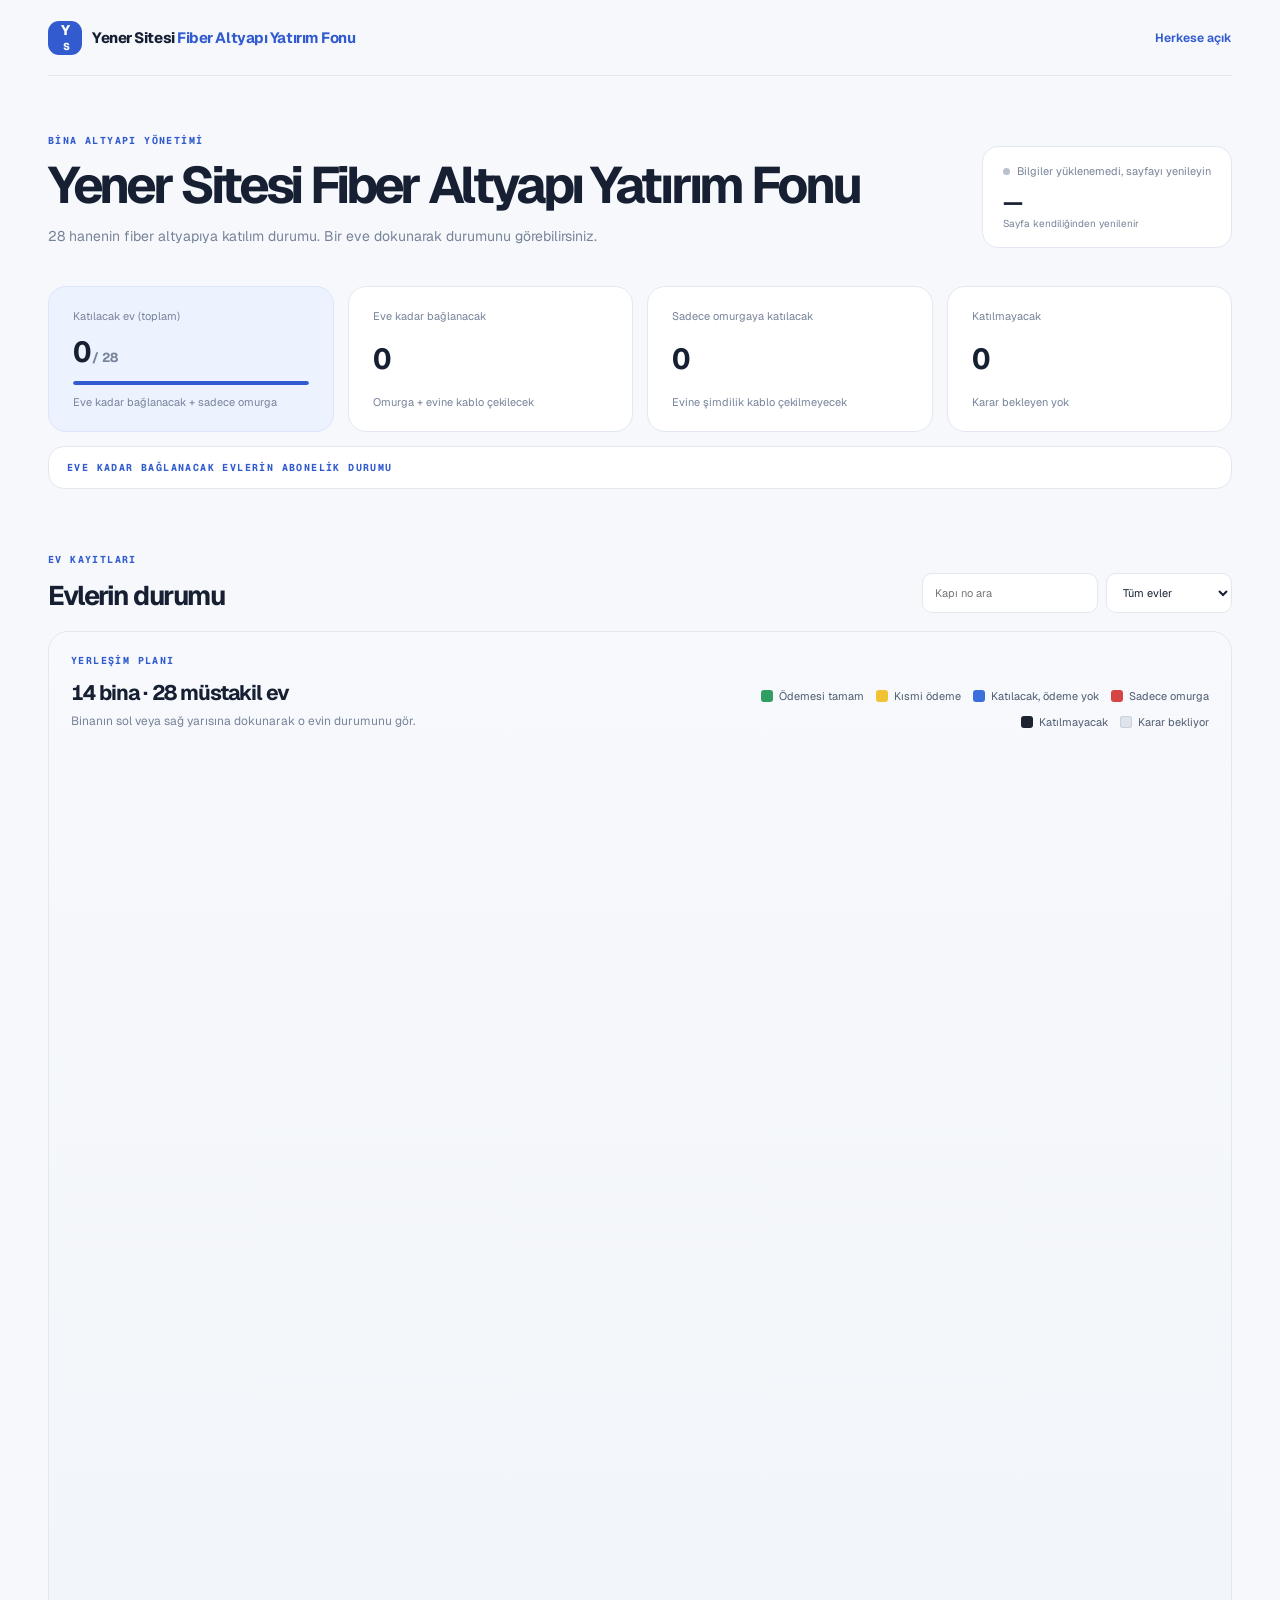
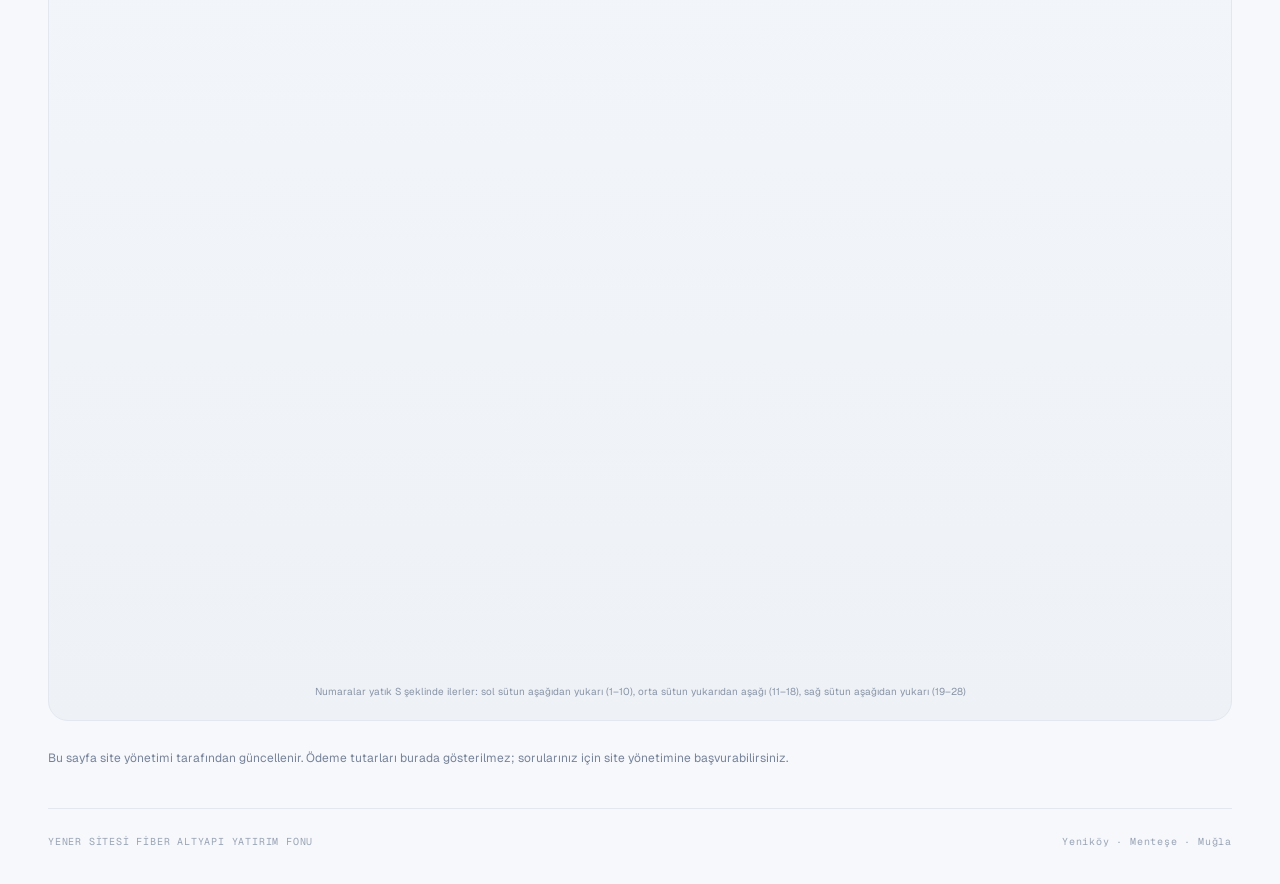
<file: index.html>
<!doctype html>
<html lang="tr">
<head>
<meta charset="utf-8">
<meta name="viewport" content="width=device-width,initial-scale=1,viewport-fit=cover">
<title>Yener Sitesi Fiber Katılım Durumu</title>
<meta name="description" content="Yener Sitesi fiber altyapı projesi: 28 hanenin katılım ve ödeme durumu.">
<link rel="preconnect" href="https://fonts.googleapis.com">
<link rel="preconnect" href="https://fonts.gstatic.com" crossorigin>
<link rel="stylesheet" href="https://fonts.googleapis.com/css2?family=Geist:wght@400;500;600;700;800&family=Geist+Mono:wght@500;700&display=swap">
<link rel="stylesheet" href="style.css?v=9">

</head>
<body data-mode="public">
<main class="dashboard" id="top">
  <header class="topbar">
    <a class="brand" href="#top"><span class="brand-mark">Y<span>S</span></span><span>Yener Sitesi <b>Fiber Altyapı Yatırım Fonu</b></span></a>
    <div class="top-actions"><span class="mode-chip">Herkese açık</span></div>
  </header>
  <section class="welcome">
    <div>
      <p class="eyebrow">BİNA ALTYAPI YÖNETİMİ</p>
      <h1 id="projectTitle">Yener Sitesi Fiber Altyapı Yatırım Fonu</h1>
      <p class="muted">28 hanenin fiber altyapıya katılım durumu. Bir eve dokunarak durumunu görebilirsiniz.</p>
    </div>
    <div class="welcome-side" aria-live="polite">
      <span class="live-dot wait" id="liveDot"></span><span id="liveText">Yükleniyor…</span>
      <strong id="updatedAt">—</strong>
      <small>Sayfa kendiliğinden yenilenir</small>
    </div>
  </section>
  <section class="metric-grid" aria-label="Özet">
    <article class="metric featured">
      <span>Katılacak ev (toplam)</span>
      <strong><span id="mJoin">0</span><small> / 28</small></strong>
      <div class="meter"><i id="mMeter"></i></div>
      <small>Eve kadar bağlanacak + sadece omurga</small>
    </article>
    <article class="metric"><span>Eve kadar bağlanacak</span><strong id="mYes">0</strong><small>Omurga + evine kablo çekilecek</small></article>
    <article class="metric"><span>Sadece omurgaya katılacak</span><strong id="mBb">0</strong><small>Evine şimdilik kablo çekilmeyecek</small></article>
    <article class="metric"><span>Katılmayacak</span><strong id="mNo">0</strong><small id="mPendingNote">Karar bekleyen yok</small></article>
  </section>

  <section class="sub-strip" aria-label="Abonelik durumu">
    <span class="eyebrow">EVE KADAR BAĞLANACAK EVLERİN ABONELİK DURUMU</span>
    <div id="subSummary" class="sub-items"></div>
  </section>

  <section class="section-head" id="apartments">
    <div><p class="eyebrow">EV KAYITLARI</p><h2>Evlerin durumu</h2></div>
    <div class="tools">
      <input id="search" aria-label="Kapı no ara" class="search" placeholder="Kapı no ara" inputmode="numeric">
      <select id="filter" aria-label="Duruma göre süz">
        <option value="all">Tüm evler</option>
        <option value="yes">Katılacak</option>
        <option value="backbone">Sadece omurga</option>
        <option value="pending">Karar bekliyor</option>
        <option value="no">Katılmayacak</option>
      </select>
    </div>
  </section>

  <section class="site-plan-wrap">
    <div class="site-plan-head">
      <div>
        <p class="eyebrow">YERLEŞİM PLANI</p>
        <h3>14 bina · 28 müstakil ev</h3>
        <p>Binanın sol veya sağ yarısına dokunarak o evin durumunu gör.</p>
      </div>
      <div class="site-legend">
        <span><i class="lg-full"></i> Ödemesi tamam</span>
        <span><i class="lg-partial"></i> Kısmi ödeme</span>
        <span><i class="lg-yes"></i> Katılacak, ödeme yok</span>
        <span><i class="lg-backbone"></i> Sadece omurga</span>
        <span><i class="lg-no"></i> Katılmayacak</span>
        <span><i class="lg-pending"></i> Karar bekliyor</span>
      </div>
    </div>
    <svg class="site-plan" id="sitePlan" viewBox="90 10 640 1290" role="group" aria-label="14 bina ve 28 evin yerleşim planı"></svg>
    <div class="site-plan-foot">Numaralar yatık S şeklinde ilerler: sol sütun aşağıdan yukarı (1–10), orta sütun yukarıdan aşağı (11–18), sağ sütun aşağıdan yukarı (19–28)</div>
  </section>
  <p class="viewer-note">Bu sayfa site yönetimi tarafından güncellenir. Ödeme tutarları burada gösterilmez; sorularınız için site yönetimine başvurabilirsiniz.</p>
  <footer><span>YENER SİTESİ FİBER ALTYAPI YATIRIM FONU</span><span>Yeniköy · Menteşe · Muğla</span></footer>
</main>

<div class="modal-backdrop" id="modal" hidden>
  <div class="edit-modal" role="dialog" aria-modal="true" aria-labelledby="editTitle">
    <button type="button" class="modal-close" id="modalClose" aria-label="Kapat">×</button>
    <p class="eyebrow">EV DURUMU</p>
    <h2 id="editTitle"></h2>
    <div class="status-rows" id="viewRows"></div>
  </div>
</div>
<div class="toast" id="toast" role="status" hidden></div>
<script src="app.js?v=9"></script>
</body>
</html>
</file>
<file: style.css>
/* Yener Sitesi Fiber — ortak stiller. Layout: FiberSite paneli — üst bar, karşılama, metrik kartlar, sayfaya sığan yerleşim planı, maliyet + tahsilat (yönetici), geçmiş (yönetici) */
:root{
  --paper:#f6f8fc;--ink:#172033;--blue:#315bce;--muted:#778399;--line:#e3e8f0;--white:#fff;
  --label:#526078;--faint:#9aa4b5;--field:#fbfcfe;--danger:#b42335;--danger-line:#f2c9ce;
  --h-no:#1d2230;--h-backbone:#d64545;--h-full:#2f9e62;--h-partial:#f1c232;--h-yes:#3d6fdc;--h-pending:#dfe4ec;
  --h-ink-dark:#2a3242;--h-ink-light:#fff;
  --roof-shadow:#b7a28d;--roof-base:#c9b59e;--roof-edge:#9a866f;--house-filtered:#f4f6f9;
  --sans:"Geist",ui-sans-serif,system-ui,-apple-system,"Segoe UI",sans-serif;
  --mono:"Geist Mono",ui-monospace,SFMono-Regular,Menlo,monospace;
  color-scheme:light;
}
html{scroll-behavior:smooth;background:var(--paper)}
body{background:var(--paper);min-height:100vh;color:var(--ink);margin:0;font-family:var(--sans);font-size:14px}
*{box-sizing:border-box}
[hidden]{display:none!important}
button,input,select,textarea{font:inherit}
button{cursor:pointer}
:focus-visible{outline:2px solid var(--blue);outline-offset:2px}
@media (prefers-reduced-motion:reduce){html{scroll-behavior:auto}*{transition:none!important}}

.brand-mark{background:var(--blue);color:#fff;letter-spacing:-.08em;border-radius:11px;place-items:center;width:34px;height:34px;font-size:14px;font-weight:800;display:grid;flex:none}
.brand-mark span{margin-left:1px;font-size:10px;display:inline}
.eyebrow{color:var(--blue);letter-spacing:.14em;margin:0 0 12px;font:700 10px/1.3 var(--mono)}
.muted{color:var(--muted);line-height:1.65}
.settings-form{gap:14px;margin-top:22px;display:grid}
.settings-form label,.edit-modal label{color:var(--label);gap:8px;font-size:12px;font-weight:650;display:grid}
.settings-form input,.settings-form select,.edit-modal input,.edit-modal select,.edit-modal textarea{border:1px solid var(--line);width:100%;height:46px;color:var(--ink);background:var(--field);border-radius:11px;outline:none;padding:0 13px}
.settings-form input:focus,.settings-form select:focus,.edit-modal input:focus,.edit-modal select:focus,.edit-modal textarea:focus{border-color:var(--blue)}
.primary{background:var(--blue);color:#fff;border:0;border-radius:12px;padding:13px 18px;font-size:13px;font-weight:700;transition:transform .2s,box-shadow .2s;box-shadow:0 7px 18px #315bce24}
.primary:hover{transform:translateY(-2px);box-shadow:0 12px 24px #315bce30}
.primary:disabled{opacity:.6;cursor:wait;transform:none}

.dashboard{max-width:1440px;margin:auto;padding-left:max(48px,env(safe-area-inset-left,0px));padding-right:max(48px,env(safe-area-inset-right,0px))}
.topbar{border-bottom:1px solid var(--line);align-items:center;gap:34px;min-height:76px;display:flex}
.brand{color:var(--ink);letter-spacing:-.03em;align-items:center;gap:10px;font-size:15px;font-weight:750;text-decoration:none;display:flex;min-width:0;line-height:1.2}
.brand b{color:var(--blue)}
.topbar nav{gap:28px;margin-left:auto;display:flex}
.topbar nav a{color:var(--muted);font-size:12px;text-decoration:none}
.topbar nav a:hover{color:var(--blue)}
.mode-chip{color:var(--blue);font-size:12px;font-weight:650;white-space:nowrap}

.publish-bar{margin-top:18px;border:1px solid #f0d78a;background:#fff8e1;border-radius:14px;padding:12px 16px;display:flex;align-items:center;justify-content:space-between;gap:12px;font-size:12px;color:#6b5512}
.publish-bar button{background:#6b5512;color:#fff;border:0;border-radius:10px;padding:9px 14px;font-size:12px;font-weight:700;white-space:nowrap}

.welcome{justify-content:space-between;align-items:end;gap:24px;padding:58px 0 38px;display:flex}
.welcome h1{letter-spacing:-.065em;margin:0 0 12px;font-size:clamp(32px,4vw,54px);text-wrap:balance;line-height:1.05}
.welcome .muted{margin:0;font-size:14px;max-width:62ch}
.welcome-side{border:1px solid var(--line);min-width:180px;color:var(--muted);background:#fff;border-radius:16px;padding:17px 20px;font-size:11px}
.welcome-side strong{color:var(--ink);margin-top:10px;font-size:22px;display:block;font-variant-numeric:tabular-nums}
.welcome-side small{font-size:10px}
.live-dot{background:#36a779;border-radius:50%;width:7px;height:7px;margin-right:7px;display:inline-block}
.live-dot.wait{background:#d6a531}
.live-dot.off{background:#b9c1cf}

.metric-grid{grid-template-columns:repeat(4,1fr);gap:14px;display:grid}
.metric{border:1px solid var(--line);background:#fff;border-radius:18px;flex-direction:column;justify-content:space-between;gap:10px;min-height:146px;padding:22px 24px;display:flex;min-width:0}
.metric span,.metric>small{color:var(--muted);font-size:11px}
.metric strong{letter-spacing:-.06em;font-size:29px;font-variant-numeric:tabular-nums;overflow-wrap:anywhere}
.metric strong small{color:var(--muted);font-size:13px;letter-spacing:0}
.metric strong span{font-size:inherit;color:inherit}
.metric.featured{background:#edf2ff;border-color:#dce5ff}
.meter{background:#d9e2f7;border-radius:9px;height:4px;overflow:hidden}
.meter i{background:var(--blue);border-radius:9px;height:100%;transition:width .5s;display:block}

.section-head{justify-content:space-between;align-items:end;margin:64px 0 18px;display:flex}
.section-head h2,.lower-grid h2,.history h2{letter-spacing:-.055em;margin:0;font-size:27px}
.tools{gap:8px;display:flex}
.search,.tools select{border:1px solid var(--line);height:40px;color:var(--ink);background:#fff;border-radius:10px;padding:0 12px;font-size:11px}

.site-plan-wrap{border:1px solid var(--line);background:linear-gradient(#f7f9fc,#eef2f7);border-radius:20px;margin:8px 0 10px;padding:22px}
.site-plan-head{justify-content:space-between;align-items:end;gap:18px;display:flex}
.site-plan-head h3{letter-spacing:-.045em;margin:0;font-size:21px;font-variant-numeric:tabular-nums}
.site-plan-head p:not(.eyebrow){color:var(--muted);margin:7px 0 0;font-size:12px}
.site-legend{color:#4f5b70;flex-wrap:wrap;gap:12px;font-size:11px;display:flex;max-width:520px;justify-content:flex-end}
.site-legend span{white-space:nowrap;align-items:center;gap:6px;display:flex}
.site-legend i{border-radius:3px;width:12px;height:12px;display:inline-block}
.lg-full{background:var(--h-full)}.lg-partial{background:var(--h-partial)}.lg-yes{background:var(--h-yes)}.lg-backbone{background:var(--h-backbone)}.lg-no{background:var(--h-no)}.lg-pending{background:var(--h-pending);box-shadow:inset 0 0 0 1px #c9d0db}
.site-plan{width:100%;max-width:760px;height:auto;margin:14px auto 0;display:block}
.site-plan polygon{cursor:pointer;stroke:#fff;stroke-width:4px;transition:filter .15s}
.site-plan polygon:hover,.site-plan polygon:focus-visible{filter:brightness(.9);stroke:var(--ink);stroke-width:5px;outline:none}
.roof-label{pointer-events:none;font-size:20px;font-weight:800;font-family:var(--sans)}
.building-label{letter-spacing:1px;fill:#8490a2;pointer-events:none;font-size:11px;font-weight:700;font-family:var(--sans)}
.site-plan-foot{text-align:center;color:#8994a6;margin-top:10px;font-size:10px}

.lower-grid{grid-template-columns:1fr 1fr;gap:16px;margin-top:48px;display:grid}
.finance-panel,.payment-panel{border:1px solid var(--line);background:#fff;border-radius:20px;padding:28px;min-width:0}
.finance-panel>.muted,.payment-panel>.muted{margin:8px 0;font-size:12px}
.settings-form .primary{justify-self:start}
.finance-total{color:var(--muted);border-top:1px solid #edf0f5;justify-content:space-between;gap:12px;padding:13px 0;font-size:12px;display:flex}
.finance-totals{margin-top:22px}
.finance-total strong{color:var(--ink);font-size:14px;font-variant-numeric:tabular-nums}

.history{margin:62px 0 40px}
.history .section-head{margin:0 0 20px}
.history ul{border-top:1px solid var(--line);margin:0;padding:0;list-style:none}
.history li{border-bottom:1px solid var(--line);color:var(--label);align-items:center;gap:12px;padding:15px 4px;font-size:12px;display:flex}
.history time{color:var(--faint);margin-left:auto;font-size:10px;white-space:nowrap}
.history-dot{background:var(--blue);border-radius:50%;width:7px;height:7px;flex:none}
.payments-history{border-top:1px solid var(--line);margin-top:28px;padding-top:22px}
.payments-history h3{letter-spacing:-.04em;margin:0 0 14px;font-size:17px}
.payment-list{grid-template-columns:repeat(2,minmax(0,1fr));gap:8px;display:grid}
.payment-list>div{border:1px solid var(--line);background:#fff;border-radius:12px;justify-content:space-between;align-items:center;gap:12px;padding:12px 14px;display:flex}
.payment-list b{font-size:11px;display:block}
.payment-list small{color:var(--muted);margin-top:4px;font-size:9px;display:block}
.payment-list strong{white-space:nowrap;font-size:12px;font-variant-numeric:tabular-nums}

.costs{margin-top:64px}
.costs .section-head{margin:0 0 18px}
.cost-cards{grid-template-columns:repeat(3,1fr);gap:14px;display:grid}
.cost-card{border:1px solid var(--line);background:#fff;border-radius:18px;padding:20px 22px;display:grid;gap:6px;min-width:0}
.cost-card span{color:var(--muted);font-size:11px}
.cost-card strong{letter-spacing:-.05em;font-size:26px;font-variant-numeric:tabular-nums}
.cost-card small{color:var(--muted);font-size:11px;font-variant-numeric:tabular-nums}
.cost-card.omurga{border-color:#f3c9c9;background:#fff6f6}.cost-card.omurga strong{color:#b23434}
.cost-card.bag{border-color:#cfdcfb;background:#f4f7ff}.cost-card.bag strong{color:var(--blue)}
.calc{margin-top:14px;grid-template-columns:minmax(0,1fr) minmax(0,1.3fr);gap:14px;display:grid}
.calc-box{border:1px solid var(--line);background:#fff;border-radius:18px;padding:22px;min-width:0}
.calc-box h3{margin:0 0 4px;font-size:17px;letter-spacing:-.04em}
.calc-box>p{margin:0 0 16px;color:var(--muted);font-size:12px;line-height:1.55}
.calc-inputs{display:grid;gap:12px}
.calc-inputs label{display:grid;gap:6px;color:var(--label);font-size:12px;font-weight:650}
.calc-inputs input{border:1px solid var(--line);height:44px;border-radius:11px;padding:0 13px;background:var(--field);color:var(--ink);font-variant-numeric:tabular-nums}
.linkish{background:0 0;border:0;color:var(--blue);font-size:12px;font-weight:650;padding:0;justify-self:start}
.price-row{display:flex;justify-content:space-between;align-items:baseline;gap:12px;padding:11px 0;border-top:1px solid #edf0f5;font-size:12px;color:var(--muted)}
.price-row:first-of-type{border-top:0;padding-top:0}
.price-row strong{color:var(--ink);font-size:15px;font-variant-numeric:tabular-nums;white-space:nowrap}
.price-row.big strong{font-size:22px;letter-spacing:-.04em}
.price-row.big.red strong{color:#b23434}
.next-hint{margin-top:12px;border-radius:12px;background:#eef8f2;color:#1e7a4f;padding:12px 14px;font-size:12px;line-height:1.5}
.table-wrap{overflow-x:auto;border:1px solid var(--line);border-radius:14px;background:#fff}
.cost-table{width:100%;border-collapse:collapse;font-size:12px;font-variant-numeric:tabular-nums}
.cost-table th{background:#f7f9fc;color:var(--label);font-weight:650;text-align:left;padding:10px 12px;border-bottom:1px solid var(--line);white-space:nowrap}
.cost-table td{padding:9px 12px;border-bottom:1px solid #eef1f6;vertical-align:top}
.cost-table td.num,.cost-table th.num{text-align:right;white-space:nowrap}
.cost-table td.pos{font-family:var(--mono);font-size:10px;color:var(--muted);white-space:nowrap}
.cost-table tr.cur td{background:#edf2ff;font-weight:700}
.cost-table tr.next td{background:#eef8f2}
.cost-table tfoot td{font-weight:700;background:#f7f9fc;border-bottom:0}
.cost-sub{margin:26px 0 10px;font-size:15px;letter-spacing:-.03em}
.cost-note{color:var(--muted);font-size:11px;line-height:1.55;margin:8px 0 0}
details.items{margin-top:12px;border:1px solid var(--line);border-radius:14px;background:#fff}
details.items summary{cursor:pointer;padding:14px 16px;font-weight:650;font-size:13px;display:flex;justify-content:space-between;gap:12px}
details.items summary b{font-variant-numeric:tabular-nums;white-space:nowrap}
details.items .table-wrap{border:0;border-top:1px solid var(--line);border-radius:0 0 14px 14px}
.suggest{display:flex;justify-content:space-between;align-items:center;gap:10px;font-size:11px;color:var(--muted);margin-top:-6px}
.viewer-note{margin:28px 0 40px;color:var(--muted);font-size:12px;line-height:1.6}
footer{border-top:1px solid var(--line);color:var(--faint);letter-spacing:.08em;justify-content:space-between;gap:12px;padding:26px 0 36px;font:10px var(--mono);display:flex}

.modal-backdrop{z-index:20;-webkit-backdrop-filter:blur(8px);backdrop-filter:blur(8px);background:#17203370;place-items:center;padding:20px;display:grid;position:fixed;inset:0}
.edit-modal{background:#fff;border-radius:22px;gap:15px;width:min(460px,100%);max-height:90dvh;padding:32px;display:grid;position:relative;overflow:auto;box-shadow:0 30px 100px #101c3333}
.edit-modal h2{letter-spacing:-.05em;margin:0 0 4px;font-size:28px;padding-right:24px}
.edit-modal textarea{resize:vertical;height:90px;padding:12px}
.modal-close{color:var(--muted);background:0 0;border:0;font-size:24px;position:absolute;top:16px;right:20px;line-height:1}
.status-rows{display:grid;gap:10px}
.status-row{display:flex;align-items:center;justify-content:space-between;gap:12px;border:1px solid var(--line);border-radius:12px;padding:12px 14px;font-size:12px;color:var(--label)}
.status-row b{display:flex;align-items:center;gap:8px;color:var(--ink);font-size:13px;text-align:right}
.status-row i{width:12px;height:12px;border-radius:3px;display:inline-block;flex:none}
.toast{z-index:30;background:#fff;border:1px solid var(--danger-line);color:var(--danger);font-size:12px;border-radius:12px;padding:14px 18px;position:fixed;bottom:calc(24px + env(safe-area-inset-bottom,0px));right:calc(24px + env(safe-area-inset-right,0px));max-width:min(360px,calc(100vw - 48px));box-shadow:0 10px 40px #17203320}
.toast.ok{border-color:#bfe6cf;color:#1e7a4f}

@media (max-width:1000px){
  .dashboard{padding-left:max(24px,env(safe-area-inset-left,0px));padding-right:max(24px,env(safe-area-inset-right,0px))}
  .metric-grid{grid-template-columns:repeat(2,1fr)}
  .lower-grid{grid-template-columns:1fr}
  .welcome{align-items:start;gap:20px}
  .welcome-side{min-width:140px}
  .topbar{gap:18px}.topbar nav{gap:14px}
  .site-plan-head{display:block}
  .site-legend{justify-content:flex-start;margin-top:14px;max-width:none}
  .cost-cards{grid-template-columns:1fr}
  .calc{grid-template-columns:1fr}
}
@media (max-width:640px){
  .dashboard{padding-left:max(16px,env(safe-area-inset-left,0px));padding-right:max(16px,env(safe-area-inset-right,0px))}
  .topbar{gap:10px;min-height:64px;padding-block:10px}
  .brand{font-size:13px}
  .topbar nav{display:none}
  .mode-chip{margin-left:auto;font-size:10px}
  .welcome{padding:32px 0 22px;display:block}
  .welcome-side{margin-top:22px}
  .metric-grid{gap:9px}
  .metric{min-height:128px;padding:16px}
  .metric strong{font-size:22px}
  .section-head{margin:44px 0 14px;display:block}
  .tools{margin-top:16px}
  .tools>*{flex:1;min-width:0}
  .lower-grid{margin-top:32px}
  .finance-panel,.payment-panel{padding:22px}
  .history li{flex-wrap:wrap;align-items:flex-start}
  .history time{width:100%;margin-left:19px}
  .history li span:nth-child(2){max-width:calc(100% - 30px)}
  .payment-list{grid-template-columns:1fr}
  footer{font-size:8px;flex-direction:column}
  .site-plan-wrap{padding:16px 10px}
  .site-legend{gap:9px 12px}
  .publish-bar{flex-direction:column;align-items:stretch}
}

/* --- GitHub sürümü ekleri --- */
.login-wrap{min-height:70vh;display:grid;place-items:center;padding-block:40px}
.login-card{width:min(440px,100%);background:#fff;border:1px solid var(--line);border-radius:22px;padding:30px;display:grid;gap:14px;box-shadow:0 20px 60px #17203314}
.login-card h1{margin:0;font-size:26px;letter-spacing:-.05em}
.login-card p{margin:0;color:var(--muted);font-size:12px;line-height:1.6}
.login-card label{display:grid;gap:6px;color:var(--label);font-size:12px;font-weight:650}
.login-card input[type=password],.login-card input[type=text]{border:1px solid var(--line);height:46px;border-radius:11px;padding:0 13px;background:var(--field);color:var(--ink)}
.login-card .check{display:flex;align-items:center;gap:8px;font-weight:500}
.login-err{color:var(--danger);font-size:12px;min-height:1em;margin:0}
.save-chip{font-size:11px;color:var(--muted);display:flex;align-items:center;gap:6px}
.top-actions{display:flex;align-items:center;gap:14px;margin-left:auto}
.top-actions a,.top-actions button{color:var(--muted);font-size:12px;text-decoration:none;background:0 0;border:0;padding:0}
.top-actions a:hover,.top-actions button:hover{color:var(--blue)}
.topbar nav{margin-left:0}
.settings-grid{grid-template-columns:1fr 1fr;gap:16px;margin-top:16px;display:grid}
@media (max-width:1000px){.settings-grid{grid-template-columns:1fr}}
@media (max-width:640px){.top-actions{gap:10px}.top-actions .hide-sm{display:none}}
.cost-cards.four{grid-template-columns:repeat(4,1fr)}
.split-bar{display:flex;height:14px;border-radius:8px;overflow:hidden;margin-top:12px;background:var(--line)}
.split-bar i{display:block;height:100%}
.split-bar .s-mal{background:var(--h-yes)}.split-bar .s-isc{background:#e08a2e}.split-bar .s-kdv{background:#9aa4b5}
.bar-col{width:22%;min-width:120px}
.bar-track{height:8px;border-radius:5px;background:#eef1f6;overflow:hidden}
.bar-track i{display:block;height:100%;border-radius:5px;background:var(--blue)}
.bar-track i.isc{background:#e08a2e}
.tag{display:inline-block;font-size:10px;font-weight:650;border-radius:6px;padding:2px 7px;white-space:nowrap}
.tag.mal{background:#e8efff;color:#2f55b8}.tag.isc{background:#fdf0e2;color:#a4561a}
.tag.om{background:#fdeaea;color:#a83232}.tag.bag{background:#eef1f6;color:#4f5b70}
.cost-table tr.zero td{color:var(--faint)}
@media (max-width:1000px){.cost-cards.four{grid-template-columns:repeat(2,1fr)}}
@media (max-width:640px){.cost-cards.four{grid-template-columns:1fr}}
#allItemsBody td:nth-child(3){min-width:220px}
.split-legend{justify-content:flex-start;margin-top:8px;max-width:none}
.qr-box{margin-top:16px;padding:14px;background:#fff;border:1px solid var(--line);border-radius:14px;width:fit-content}
.qr-box img,.qr-box canvas{display:block;max-width:100%}
.metric-grid.two{grid-template-columns:repeat(2,1fr)}
.sub-strip{margin-top:14px;border:1px solid var(--line);background:#fff;border-radius:16px;padding:14px 18px;display:flex;flex-wrap:wrap;align-items:center;gap:10px 22px}
.sub-strip .eyebrow{margin:0}
.sub-items{display:flex;flex-wrap:wrap;gap:8px 18px;font-size:12px;color:var(--label)}
.sub-items b{color:var(--ink);font-size:15px;font-variant-numeric:tabular-nums;margin-right:3px}
.money-row{margin-top:14px}
.sub-never{border-left:1px solid var(--line);padding-left:16px}
</file>
